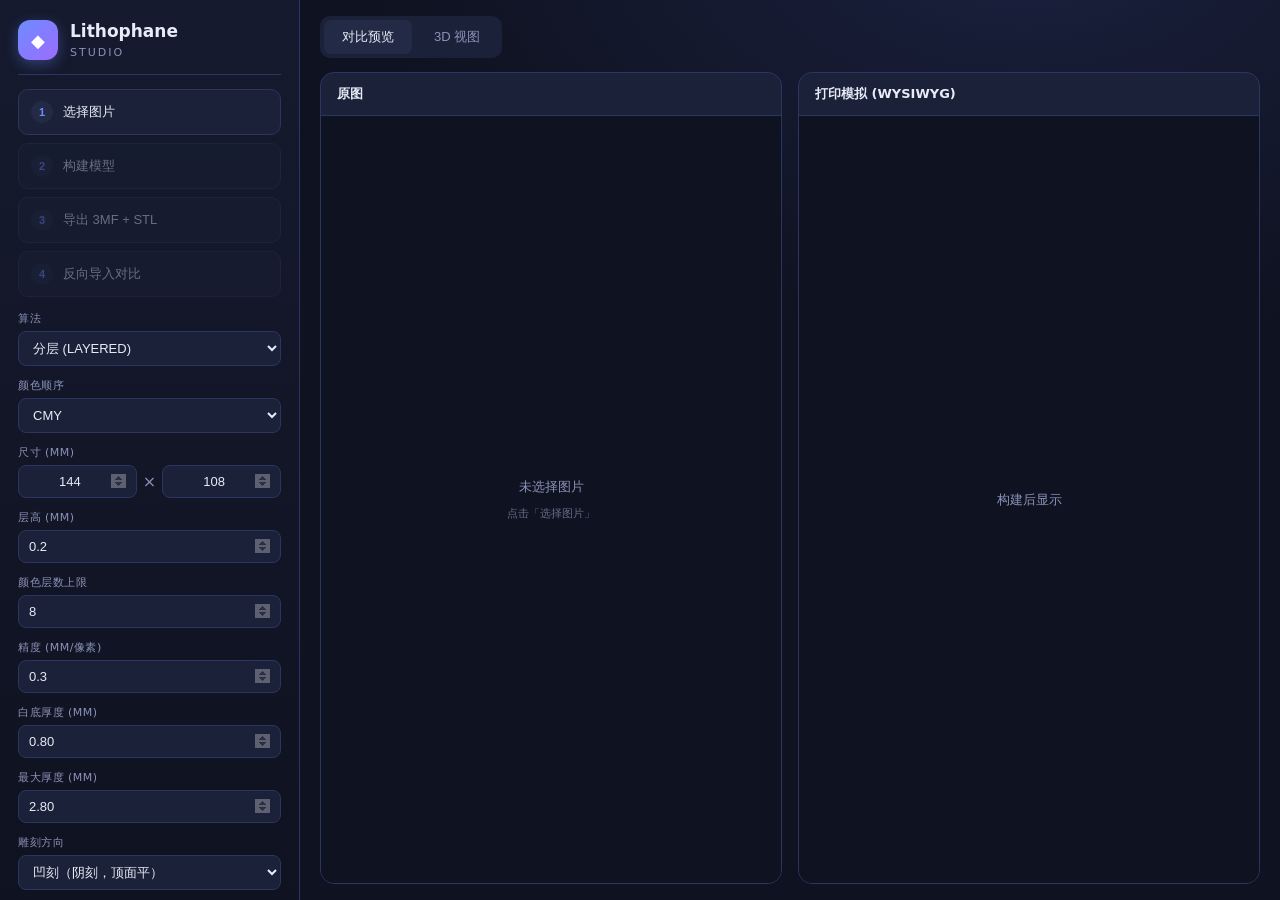
<file: prototype/litho_web/index.html>
<!DOCTYPE html>
<html lang="zh">
<head>
<meta charset="UTF-8">
<meta name="viewport" content="width=device-width, initial-scale=1.0">
<title>Lithophane Studio</title>
<link rel="stylesheet" href="style.css">
</head>
<body>
  <!-- ===== Sidebar ===== -->
  <aside class="sidebar">
    <div class="brand">
      <div class="logo">◆</div>
      <div>
        <h1>Lithophane</h1>
        <span>Studio</span>
      </div>
    </div>

    <nav class="steps">
      <button class="step" data-step="1" onclick="window.pickImage()">
        <span class="step-num">1</span> 选择图片
      </button>
      <button class="step" data-step="2" onclick="window.build()" id="btn-build" disabled>
        <span class="step-num">2</span> 构建模型
      </button>
      <button class="step" data-step="3" onclick="window.exportAll()" id="btn-export" disabled>
        <span class="step-num">3</span> 导出 3MF + STL
      </button>
      <button class="step" data-step="4" onclick="window.reverseImport()" id="btn-reverse" disabled>
        <span class="step-num">4</span> 反向导入对比
      </button>
    </nav>

    <div class="params">
      <div class="param-group">
        <label>算法</label>
        <select id="mode" onchange="window.onModeChange()">
          <option value="greyscale">灰度浮雕</option>
          <option value="layered" selected>分层 (LAYERED)</option>
          <option value="interleaved">交错 (INTERLEAVED)</option>
          <option value="stacked">叠柱 (STACKED)</option>
          <option value="overlap">重叠 (OVERLAP)</option>
          <option value="bambu">Bambu 复刻 (BAMBU)</option>
        </select>
      </div>
      <div class="param-group">
        <label>颜色顺序</label>
        <select id="order" onchange="window.onParamChange()">
          <option value="CMY" selected>CMY</option>
          <option value="CYM">CYM</option>
          <option value="MCY">MCY</option>
          <option value="MYC">MYC</option>
          <option value="YMC">YMC</option>
          <option value="YCM">YCM</option>
          <option value="MIXED">MIXED</option>
        </select>
      </div>

      <div class="param-group">
        <label>尺寸 (mm)</label>
        <div class="row2">
          <input type="number" id="width" value="144" min="10" max="3000">
          <span class="x">×</span>
          <input type="number" id="height" value="108" min="10" max="3000">
        </div>
      </div>
      <div class="param-group">
        <label>层高 (mm)</label>
        <input type="number" id="layerh" value="0.2" step="0.02" min="0.02" max="0.5">
      </div>
      <div class="param-group">
        <label>颜色层数上限</label>
        <input type="number" id="layers" value="8" min="1" max="30">
      </div>
      <div class="param-group">
        <label>精度 (mm/像素)</label>
        <input type="number" id="pitch" value="0.3" step="0.05" min="0.02" max="2">
      </div>
      <div class="param-group">
        <label>白底厚度 (mm)</label>
        <input type="number" id="dwhite" value="0.80" step="0.05" min="0" max="3">
      </div>
      <div class="param-group">
        <label>最大厚度 (mm)</label>
        <input type="number" id="maxthick" value="2.80" step="0.1" min="0.5" max="4">
      </div>
      <div class="param-group">
        <label>雕刻方向</label>
        <select id="carve">
          <option value="concave" selected>凹刻（阴刻，顶面平）</option>
          <option value="convex">凸刻（阳刻，顶面起）</option>
        </select>
      </div>
      <div class="param-group">
        <label>锐化强度</label>
        <input type="number" id="sharpen" value="2.00" step="0.1" min="0" max="2">
      </div>
      <div class="param-group">
        <label>对比度增强</label>
        <input type="number" id="contrast" value="1.50" step="0.05" min="1" max="2">
      </div>
      <div class="param-group" id="tonemap-group" style="display:none">
        <label>自适应厚度（Bambu 模式）</label>
        <select id="tonemap">
          <option value="1" selected>均衡映射 — 层次最大化（推荐）</option>
          <option value="0">关闭 — 逐像素色卡求解</option>
        </select>
      </div>

      <div class="param-group">
        <label>TD 选择性（主通道）</label>
        <div class="td-row"><span class="td-c">C</span><input type="number" id="tdc" value="0.5" step="0.05" min="0.05" max="2"></div>
        <div class="td-row"><span class="td-m">M</span><input type="number" id="tdm" value="0.5" step="0.05" min="0.05" max="2"></div>
        <div class="td-row"><span class="td-y">Y</span><input type="number" id="tdy" value="0.5" step="0.05" min="0.05" max="2"></div>
      </div>

      <div class="param-group">
        <label>导出格式</label>
        <select id="fmt">
          <option value="3MF">3MF（组合体）</option>
          <option value="STL">STL（5 个文件）</option>
          <option value="BOTH">3MF + STL</option>
        </select>
      </div>
    </div>

    <div class="status" id="status">就绪</div>
  </aside>

  <!-- ===== Main ===== -->
  <main class="main">
    <div class="toolbar">
      <div class="tabs">
        <button class="tab active" data-tab="compare">对比预览</button>
        <button class="tab" data-tab="view3d">3D 视图</button>
      </div>
      <div class="stats" id="stats"></div>
    </div>

    <!-- Compare tab -->
    <section class="tab-content active" id="tab-compare">
      <div class="compare-grid">
        <div class="card">
          <div class="card-title">原图</div>
          <div class="card-body" id="orig-preview">
            <div class="placeholder">未选择图片<br><small>点击「选择图片」</small></div>
          </div>
        </div>
        <div class="card">
          <div class="card-title">打印模拟 (WYSIWYG)</div>
          <div class="card-body" id="reached-preview">
            <div class="placeholder">构建后显示</div>
          </div>
        </div>
      </div>
    </section>

    <!-- 3D tab -->
    <section class="tab-content" id="tab-view3d">
      <div class="card card-3d">
        <div class="card-title">
          3D 视图
          <span class="hint">左键旋转 · 滚轮缩放 · 右键平移</span>
        </div>
        <div class="layer-legend">
          <label class="lg lg-w"><input type="checkbox" checked onchange="toggleLayer('W', this.checked)"> W 底</label>
          <label class="lg lg-c"><input type="checkbox" checked onchange="toggleLayer('C', this.checked)"> C 青</label>
          <label class="lg lg-m"><input type="checkbox" checked onchange="toggleLayer('M', this.checked)"> M 品</label>
          <label class="lg lg-y"><input type="checkbox" checked onchange="toggleLayer('Y', this.checked)"> Y 黄</label>
          <label class="lg lg-t"><input type="checkbox" checked onchange="toggleLayer('top', this.checked)"> top 白</label>
        </div>
        <div class="card-body card-3d-body">
          <div id="three-container"></div>
        </div>
      </div>
    </section>
  </main>

  <script src="three.min.js"></script>
  <script src="app.js"></script>
</body>
</html>
</file>
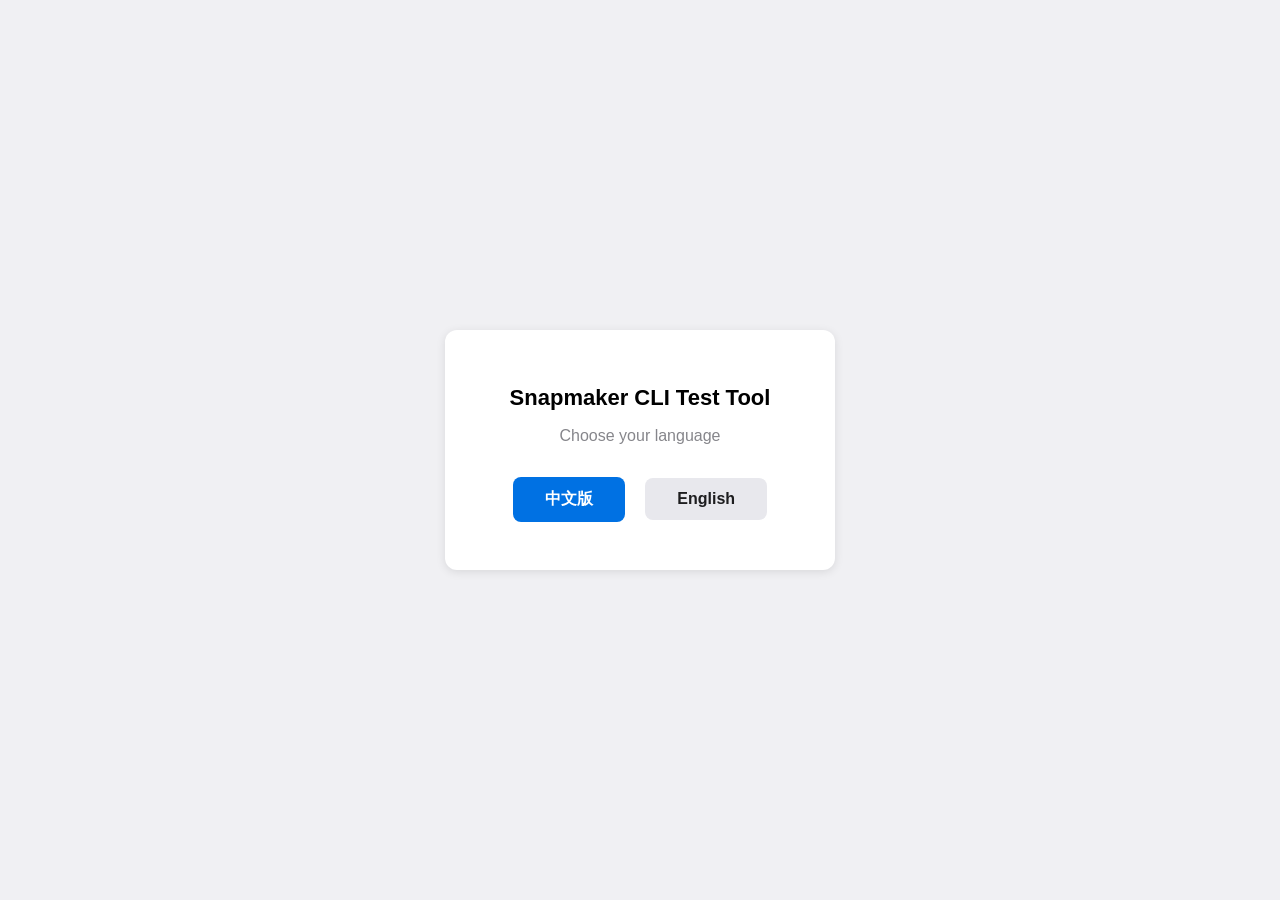
<file: tools/cli_test_tool/guide.html>
<!DOCTYPE html>
<html>
<head>
<meta charset="utf-8">
<title>Snapmaker CLI Test Tool - Guide</title>
<style>
body{font-family:-apple-system,'Segoe UI',Roboto,sans-serif;background:#f0f0f3;display:flex;align-items:center;justify-content:center;min-height:100vh;margin:0}
.card{background:#fff;border-radius:12px;padding:40px 60px;text-align:center;box-shadow:0 2px 10px rgba(0,0,0,.1)}
h1{font-size:22px;margin-bottom:8px}
p{color:#86868b;margin-bottom:24px}
.btn{display:inline-block;padding:12px 32px;margin:8px;border-radius:8px;font-size:16px;font-weight:600;text-decoration:none}
.btn-zh{background:#0071e3;color:#fff}
.btn-en{background:#e8e8ed;color:#1d1d1f}
</style>
</head>
<body>
<div class="card">
<h1>Snapmaker CLI Test Tool</h1>
<p>Choose your language</p>
<a class="btn btn-zh" href="guide_zh.html">&#20013;&#25991;&#29256;</a>
<a class="btn btn-en" href="guide_en.html">English</a>
</div>
</body>
</html>
</file>
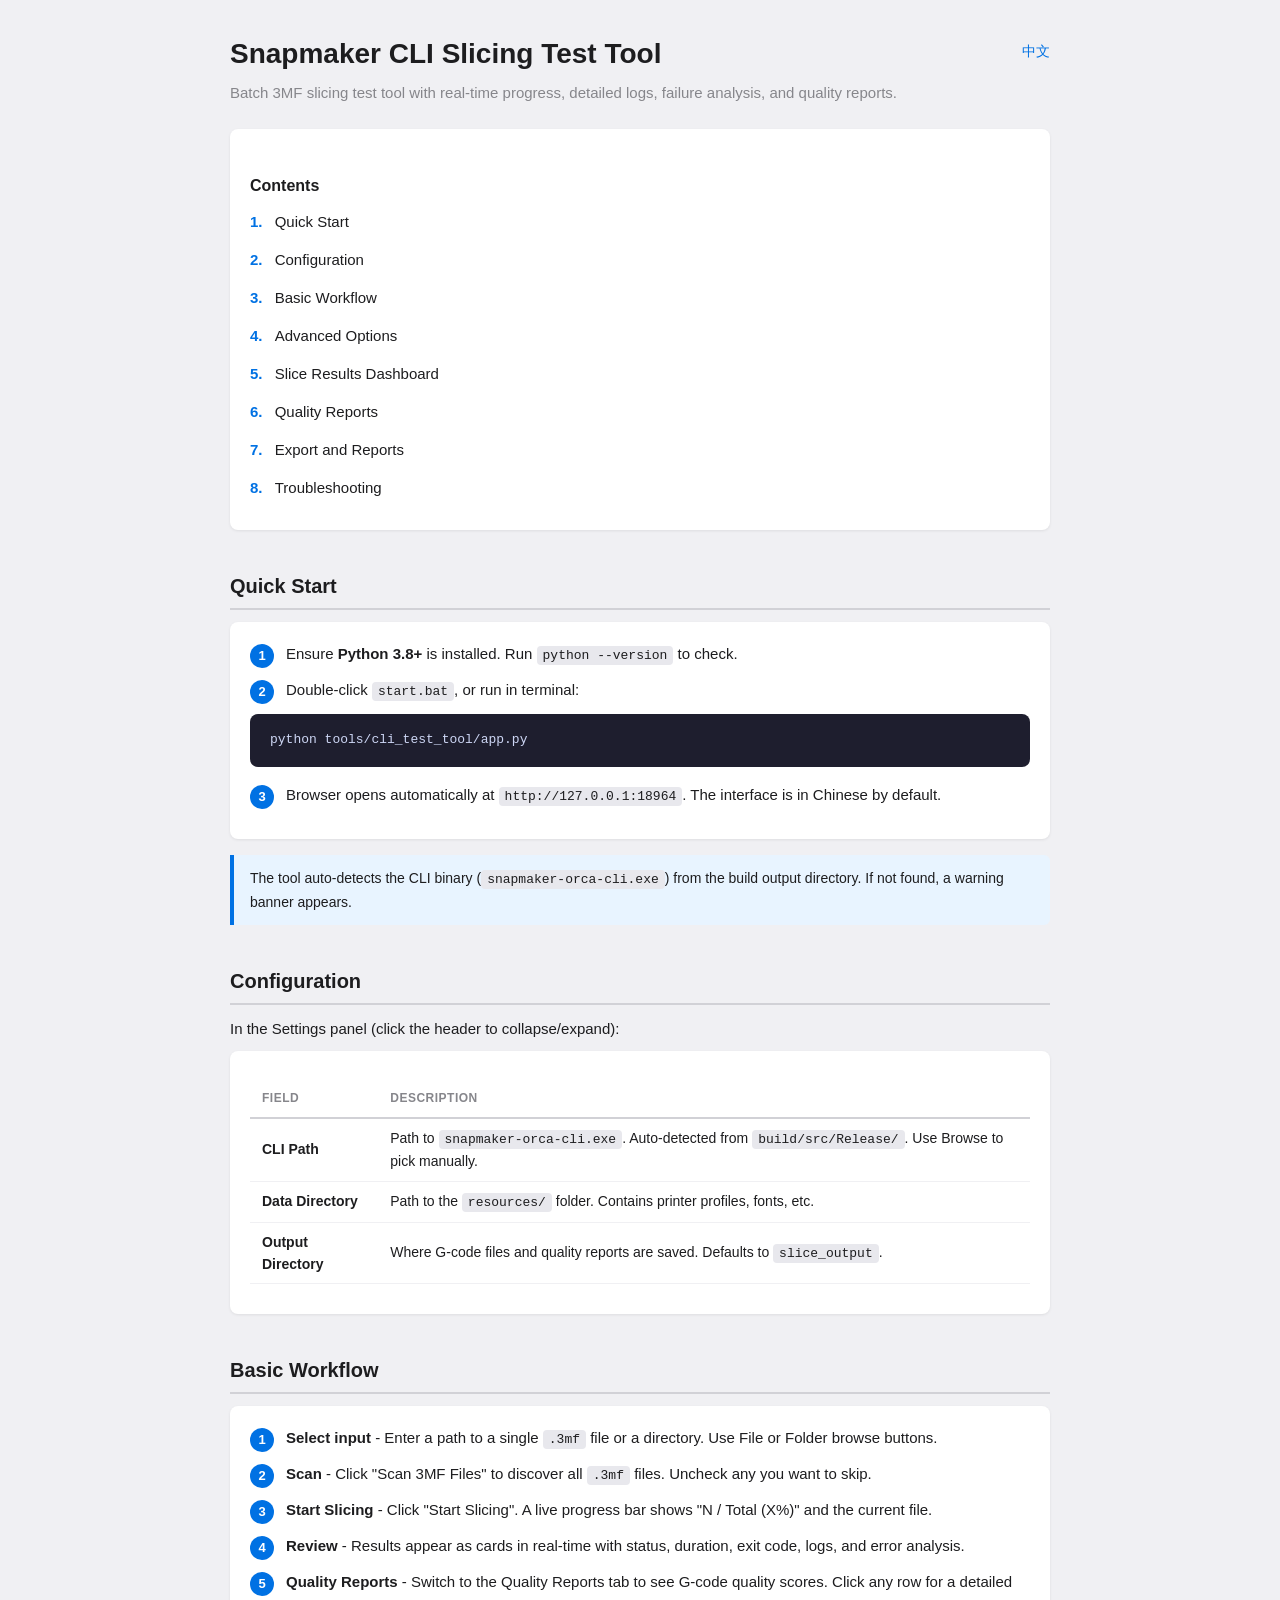
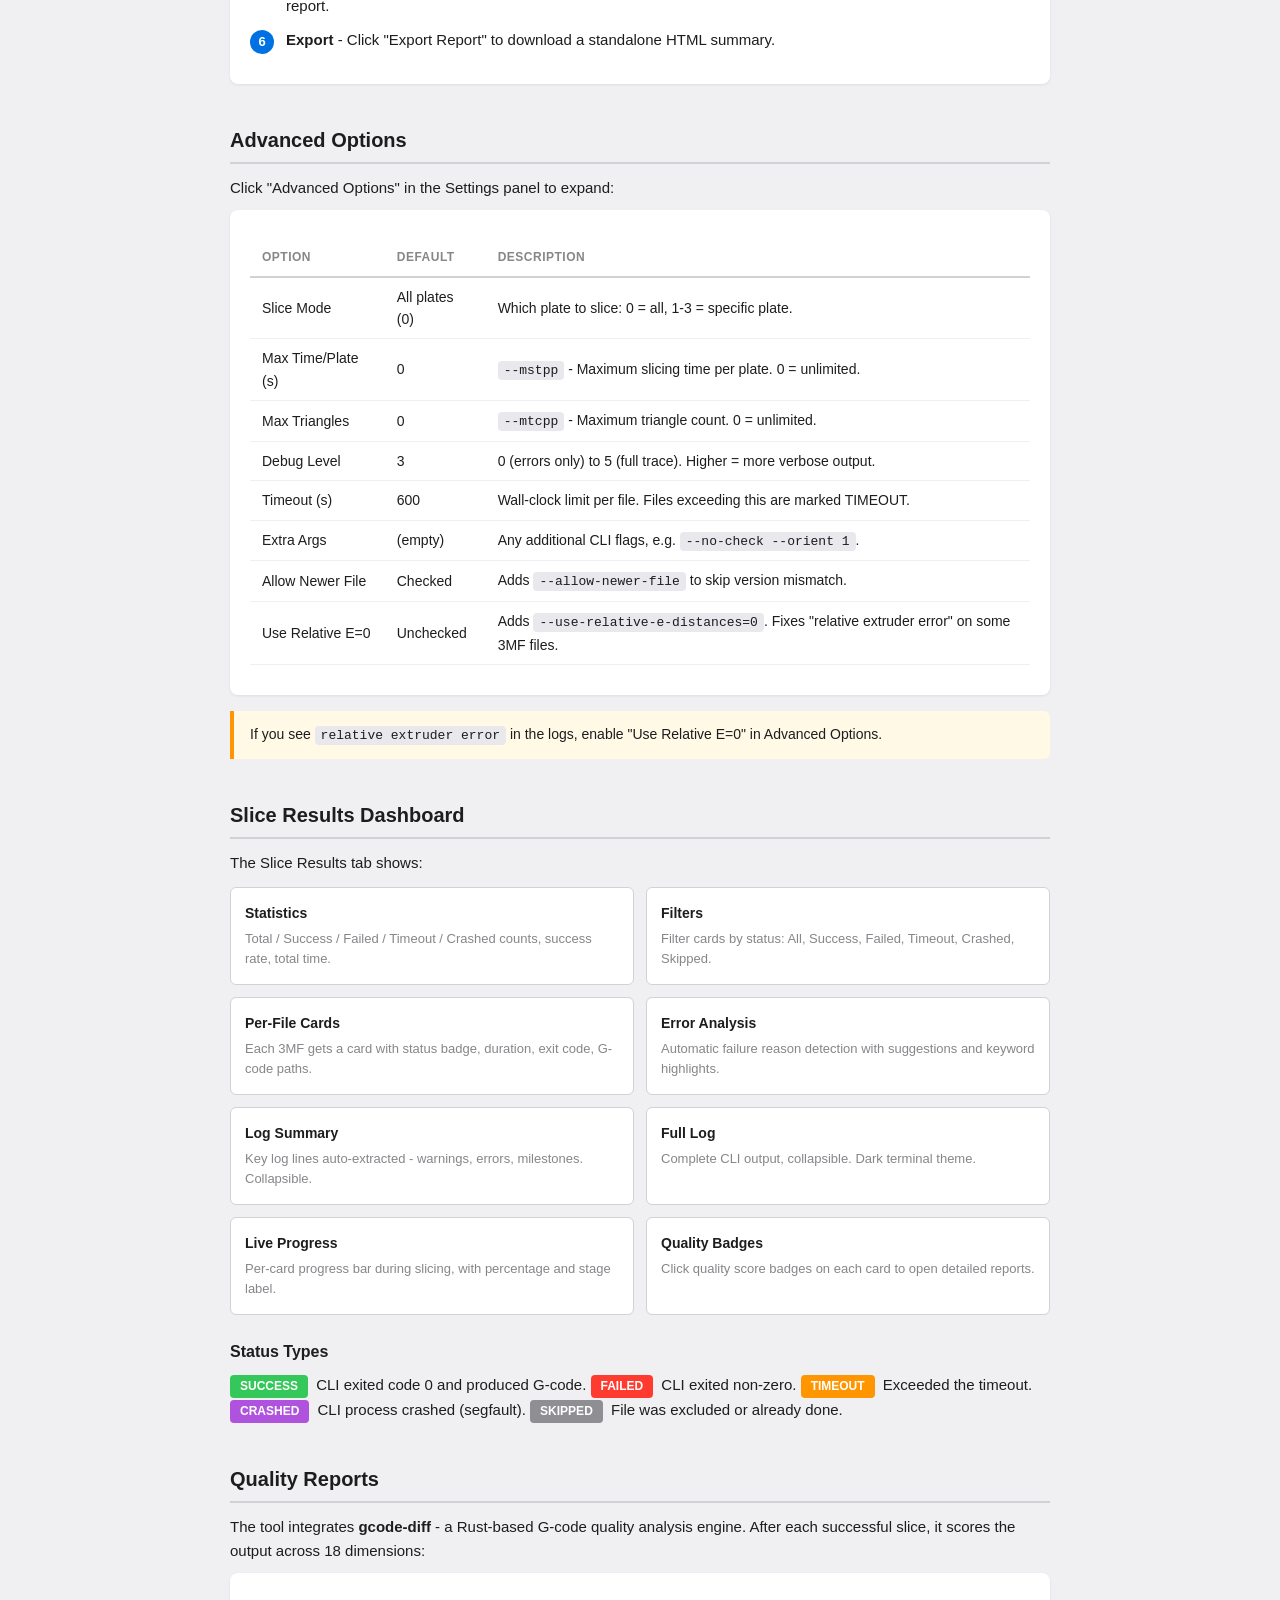
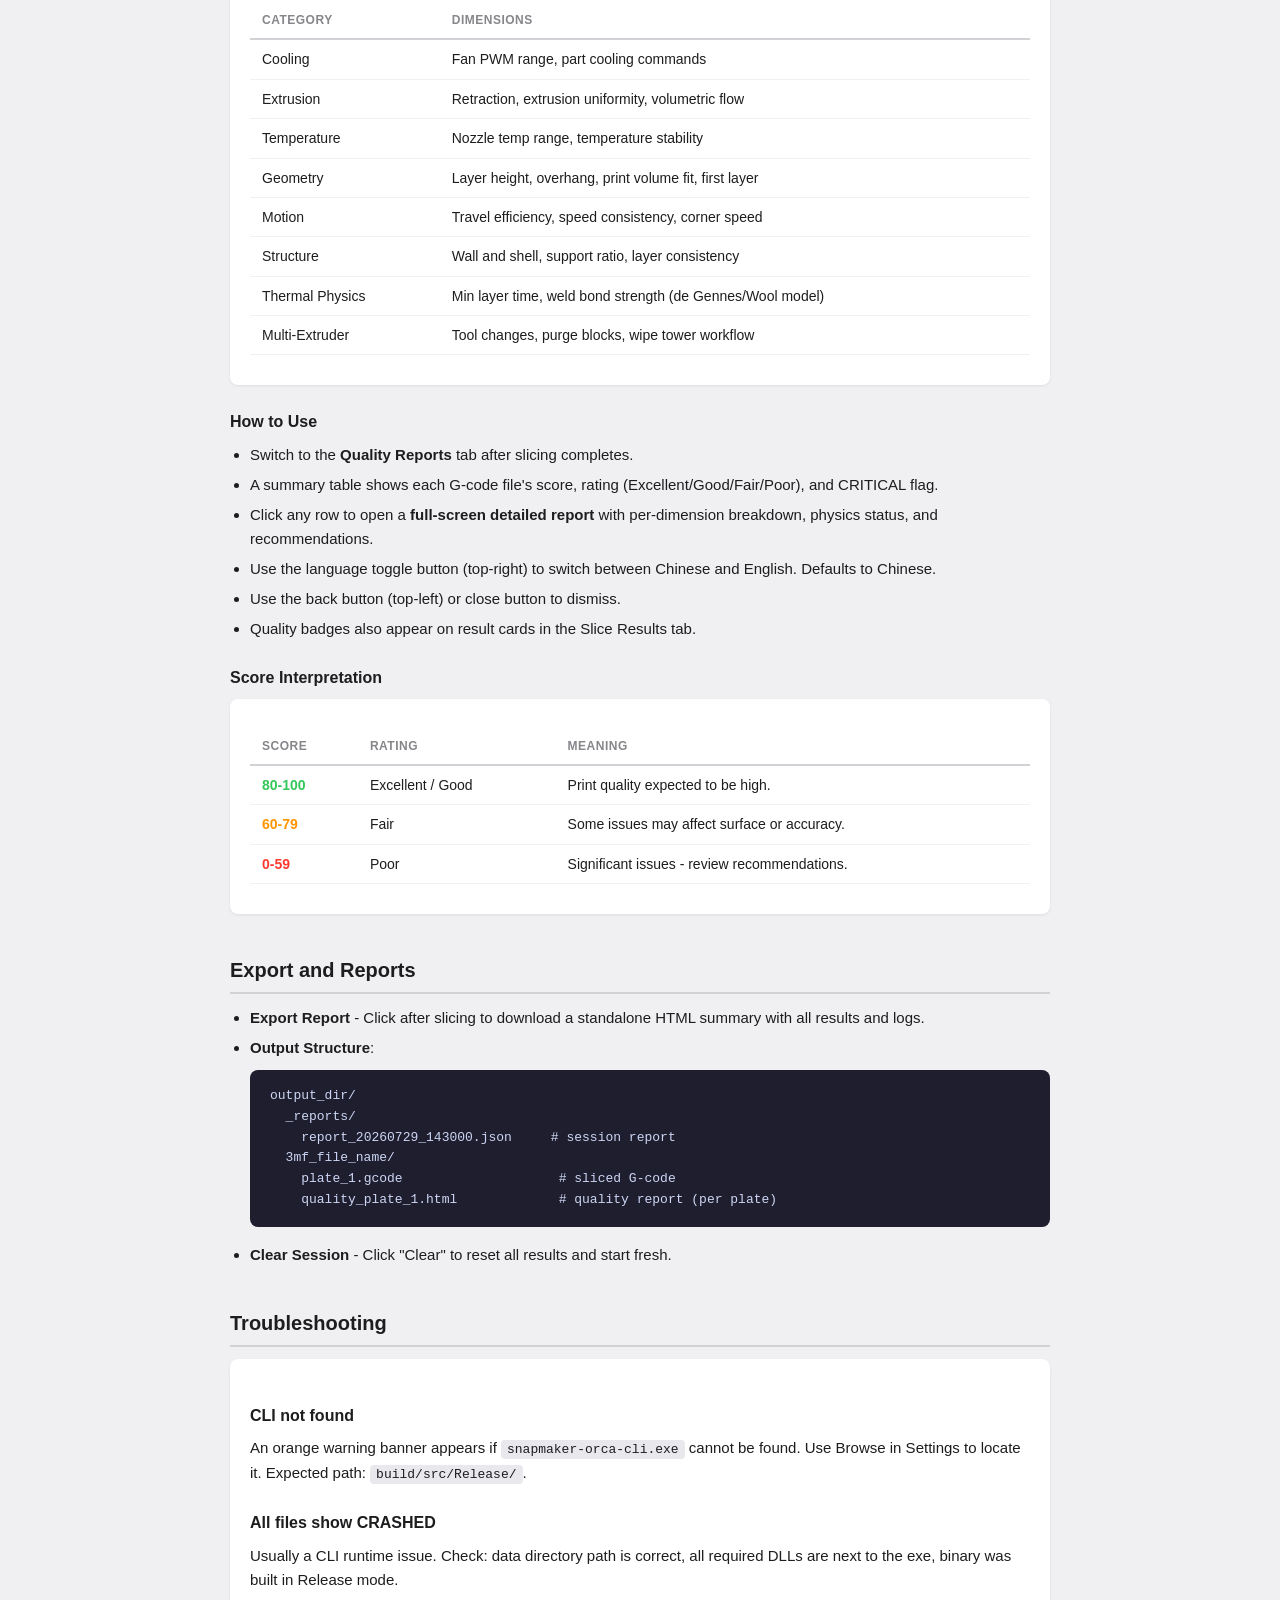
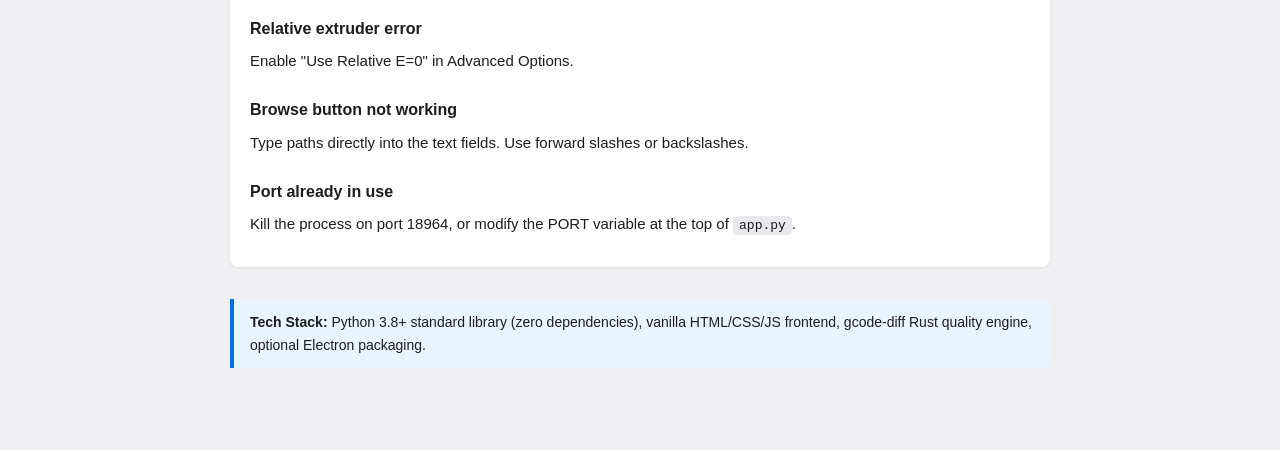
<file: tools/cli_test_tool/guide_en.html>
<!DOCTYPE html>
<html lang="zh-CN">
<head>
<meta charset="utf-8">
<meta name="viewport" content="width=device-width, initial-scale=1">
<title>Snapmaker CLI Slicing Test Tool - User Guide</title>
<style>
:root{--bg:#f0f0f3;--surface:#fff;--border:#d1d1d6;--primary:#0071e3;--text:#1d1d1f;--text2:#86868b;--code-bg:#1e1e2e;--code-text:#cdd6f4;--r:8px}
*{box-sizing:border-box;margin:0;padding:0}
body{font-family:-apple-system,'Segoe UI',Roboto,sans-serif;background:var(--bg);color:var(--text);line-height:1.6;font-size:15px}
.container{max-width:860px;margin:0 auto;padding:32px 20px 80px}
h1{font-size:28px;font-weight:700;margin-bottom:4px}
h2{font-size:20px;font-weight:700;margin-top:40px;margin-bottom:12px;padding-bottom:6px;border-bottom:2px solid var(--border)}
h3{font-size:16px;font-weight:600;margin-top:24px;margin-bottom:8px}
p{margin-bottom:10px}
.subtitle{color:var(--text2);font-size:15px;margin-bottom:24px}
code{font-family:'Cascadia Code','Consolas',monospace;background:#e8e8ed;padding:2px 6px;border-radius:4px;font-size:13px}
.code-block{background:var(--code-bg);color:var(--code-text);border-radius:var(--r);padding:16px 20px;font-family:'Cascadia Code','Consolas',monospace;font-size:13px;line-height:1.6;overflow-x:auto;margin:10px 0 16px;white-space:pre-wrap}
.card{background:var(--surface);border-radius:var(--r);box-shadow:0 1px 3px rgba(0,0,0,.08);padding:20px;margin-bottom:16px}
.toc{background:var(--surface);border-radius:var(--r);box-shadow:0 1px 3px rgba(0,0,0,.08);padding:20px;margin-bottom:32px}
.toc ol{list-style:none;counter-reset:toc}
.toc li{counter-increment:toc;padding:4px 0}
.toc li::before{content:counter(toc) ". ";font-weight:700;color:var(--primary);margin-right:8px}
.toc a{color:var(--text);text-decoration:none}
.toc a:hover{color:var(--primary)}
.badge{display:inline-block;padding:2px 10px;border-radius:4px;font-size:12px;font-weight:600;color:#fff;margin-right:4px}
.badge-s{background:#34c759}.badge-f{background:#ff3b30}.badge-t{background:#ff9500}.badge-c{background:#af52de}.badge-k{background:#8e8e93}
ul{margin-left:20px;margin-bottom:12px}
li{margin-bottom:6px}
.note{background:#e8f4ff;border-left:4px solid var(--primary);padding:12px 16px;border-radius:0 6px 6px 0;margin:12px 0;font-size:14px}
.warn{background:#fff9e6;border-left:4px solid #ff9500;padding:12px 16px;border-radius:0 6px 6px 0;margin:12px 0;font-size:14px}
.feature-grid{display:grid;grid-template-columns:1fr 1fr;gap:12px;margin:12px 0}
.feature-item{background:var(--surface);border-radius:6px;padding:14px;border:1px solid var(--border)}
.feature-item h4{font-size:14px;margin-bottom:4px}
.feature-item p{font-size:13px;color:var(--text2);margin:0}
table{width:100%;border-collapse:collapse;margin:10px 0}
th{padding:8px 12px;text-align:left;font-size:12px;text-transform:uppercase;letter-spacing:.5px;color:var(--text2);border-bottom:2px solid var(--border)}
td{padding:8px 12px;font-size:14px;border-bottom:1px solid #f0f0f3}
.step{display:flex;gap:12px;align-items:flex-start;margin-bottom:10px}
.step-num{background:var(--primary);color:#fff;width:24px;height:24px;border-radius:50%;display:flex;align-items:center;justify-content:center;font-size:13px;font-weight:700;flex-shrink:0;margin-top:2px}
.step-content{flex:1}
.step-content p{margin:0}
.lang-link{float:right;font-size:14px;color:var(--primary);text-decoration:none;margin-top:8px}
</style>
</head>
<body>
<div class="container">
<a class="lang-link" href="guide_zh.html">中文</a>
<h1>Snapmaker CLI Slicing Test Tool</h1>
<p class="subtitle">Batch 3MF slicing test tool with real-time progress, detailed logs, failure analysis, and quality reports.</p>

<div class="toc">
<h3>Contents</h3>
<ol>
<li><a href="#quick-start">Quick Start</a></li>
<li><a href="#config">Configuration</a></li>
<li><a href="#workflow">Basic Workflow</a></li>
<li><a href="#advanced">Advanced Options</a></li>
<li><a href="#results">Slice Results Dashboard</a></li>
<li><a href="#quality">Quality Reports</a></li>
<li><a href="#export">Export and Reports</a></li>
<li><a href="#troubleshoot">Troubleshooting</a></li>
</ol>
</div>

<h2 id="quick-start">Quick Start</h2>
<div class="card">
<div class="step"><div class="step-num">1</div><div class="step-content"><p>Ensure <strong>Python 3.8+</strong> is installed. Run <code>python --version</code> to check.</p></div></div>
<div class="step"><div class="step-num">2</div><div class="step-content"><p>Double-click <code>start.bat</code>, or run in terminal:</p></div></div>
<div class="code-block">python tools/cli_test_tool/app.py</div>
<div class="step"><div class="step-num">3</div><div class="step-content"><p>Browser opens automatically at <code>http://127.0.0.1:18964</code>. The interface is in Chinese by default.</p></div></div>
</div>
<div class="note">The tool auto-detects the CLI binary (<code>snapmaker-orca-cli.exe</code>) from the build output directory. If not found, a warning banner appears.</div>

<h2 id="config">Configuration</h2>
<p>In the Settings panel (click the header to collapse/expand):</p>
<div class="card">
<table>
<tr><th>Field</th><th>Description</th></tr>
<tr><td><strong>CLI Path</strong></td><td>Path to <code>snapmaker-orca-cli.exe</code>. Auto-detected from <code>build/src/Release/</code>. Use Browse to pick manually.</td></tr>
<tr><td><strong>Data Directory</strong></td><td>Path to the <code>resources/</code> folder. Contains printer profiles, fonts, etc.</td></tr>
<tr><td><strong>Output Directory</strong></td><td>Where G-code files and quality reports are saved. Defaults to <code>slice_output</code>.</td></tr>
</table>
</div>

<h2 id="workflow">Basic Workflow</h2>
<div class="card">
<div class="step"><div class="step-num">1</div><div class="step-content"><p><strong>Select input</strong> - Enter a path to a single <code>.3mf</code> file or a directory. Use File or Folder browse buttons.</p></div></div>
<div class="step"><div class="step-num">2</div><div class="step-content"><p><strong>Scan</strong> - Click "Scan 3MF Files" to discover all <code>.3mf</code> files. Uncheck any you want to skip.</p></div></div>
<div class="step"><div class="step-num">3</div><div class="step-content"><p><strong>Start Slicing</strong> - Click "Start Slicing". A live progress bar shows "N / Total (X%)" and the current file.</p></div></div>
<div class="step"><div class="step-num">4</div><div class="step-content"><p><strong>Review</strong> - Results appear as cards in real-time with status, duration, exit code, logs, and error analysis.</p></div></div>
<div class="step"><div class="step-num">5</div><div class="step-content"><p><strong>Quality Reports</strong> - Switch to the Quality Reports tab to see G-code quality scores. Click any row for a detailed report.</p></div></div>
<div class="step"><div class="step-num">6</div><div class="step-content"><p><strong>Export</strong> - Click "Export Report" to download a standalone HTML summary.</p></div></div>
</div>

<h2 id="advanced">Advanced Options</h2>
<p>Click "Advanced Options" in the Settings panel to expand:</p>
<div class="card">
<table>
<tr><th>Option</th><th>Default</th><th>Description</th></tr>
<tr><td>Slice Mode</td><td>All plates (0)</td><td>Which plate to slice: 0 = all, 1-3 = specific plate.</td></tr>
<tr><td>Max Time/Plate (s)</td><td>0</td><td><code>--mstpp</code> - Maximum slicing time per plate. 0 = unlimited.</td></tr>
<tr><td>Max Triangles</td><td>0</td><td><code>--mtcpp</code> - Maximum triangle count. 0 = unlimited.</td></tr>
<tr><td>Debug Level</td><td>3</td><td>0 (errors only) to 5 (full trace). Higher = more verbose output.</td></tr>
<tr><td>Timeout (s)</td><td>600</td><td>Wall-clock limit per file. Files exceeding this are marked TIMEOUT.</td></tr>
<tr><td>Extra Args</td><td>(empty)</td><td>Any additional CLI flags, e.g. <code>--no-check --orient 1</code>.</td></tr>
<tr><td>Allow Newer File</td><td>Checked</td><td>Adds <code>--allow-newer-file</code> to skip version mismatch.</td></tr>
<tr><td>Use Relative E=0</td><td>Unchecked</td><td>Adds <code>--use-relative-e-distances=0</code>. Fixes "relative extruder error" on some 3MF files.</td></tr>
</table>
</div>
<div class="warn">If you see <code>relative extruder error</code> in the logs, enable "Use Relative E=0" in Advanced Options.</div>

<h2 id="results">Slice Results Dashboard</h2>
<p>The Slice Results tab shows:</p>
<div class="feature-grid">
<div class="feature-item"><h4>Statistics</h4><p>Total / Success / Failed / Timeout / Crashed counts, success rate, total time.</p></div>
<div class="feature-item"><h4>Filters</h4><p>Filter cards by status: All, Success, Failed, Timeout, Crashed, Skipped.</p></div>
<div class="feature-item"><h4>Per-File Cards</h4><p>Each 3MF gets a card with status badge, duration, exit code, G-code paths.</p></div>
<div class="feature-item"><h4>Error Analysis</h4><p>Automatic failure reason detection with suggestions and keyword highlights.</p></div>
<div class="feature-item"><h4>Log Summary</h4><p>Key log lines auto-extracted - warnings, errors, milestones. Collapsible.</p></div>
<div class="feature-item"><h4>Full Log</h4><p>Complete CLI output, collapsible. Dark terminal theme.</p></div>
<div class="feature-item"><h4>Live Progress</h4><p>Per-card progress bar during slicing, with percentage and stage label.</p></div>
<div class="feature-item"><h4>Quality Badges</h4><p>Click quality score badges on each card to open detailed reports.</p></div>
</div>

<h3>Status Types</h3>
<p>
<span class="badge badge-s">SUCCESS</span> CLI exited code 0 and produced G-code.
<span class="badge badge-f">FAILED</span> CLI exited non-zero.
<span class="badge badge-t">TIMEOUT</span> Exceeded the timeout.
<span class="badge badge-c">CRASHED</span> CLI process crashed (segfault).
<span class="badge badge-k">SKIPPED</span> File was excluded or already done.
</p>

<h2 id="quality">Quality Reports</h2>
<p>The tool integrates <strong>gcode-diff</strong> - a Rust-based G-code quality analysis engine. After each successful slice, it scores the output across 18 dimensions:</p>
<div class="card">
<table>
<tr><th>Category</th><th>Dimensions</th></tr>
<tr><td>Cooling</td><td>Fan PWM range, part cooling commands</td></tr>
<tr><td>Extrusion</td><td>Retraction, extrusion uniformity, volumetric flow</td></tr>
<tr><td>Temperature</td><td>Nozzle temp range, temperature stability</td></tr>
<tr><td>Geometry</td><td>Layer height, overhang, print volume fit, first layer</td></tr>
<tr><td>Motion</td><td>Travel efficiency, speed consistency, corner speed</td></tr>
<tr><td>Structure</td><td>Wall and shell, support ratio, layer consistency</td></tr>
<tr><td>Thermal Physics</td><td>Min layer time, weld bond strength (de Gennes/Wool model)</td></tr>
<tr><td>Multi-Extruder</td><td>Tool changes, purge blocks, wipe tower workflow</td></tr>
</table>
</div>

<h3>How to Use</h3>
<ul>
<li>Switch to the <strong>Quality Reports</strong> tab after slicing completes.</li>
<li>A summary table shows each G-code file's score, rating (Excellent/Good/Fair/Poor), and CRITICAL flag.</li>
<li>Click any row to open a <strong>full-screen detailed report</strong> with per-dimension breakdown, physics status, and recommendations.</li>
<li>Use the language toggle button (top-right) to switch between Chinese and English. Defaults to Chinese.</li>
<li>Use the back button (top-left) or close button to dismiss.</li>
<li>Quality badges also appear on result cards in the Slice Results tab.</li>
</ul>

<h3>Score Interpretation</h3>
<div class="card">
<table>
<tr><th>Score</th><th>Rating</th><th>Meaning</th></tr>
<tr><td style="color:#34c759;font-weight:700">80-100</td><td>Excellent / Good</td><td>Print quality expected to be high.</td></tr>
<tr><td style="color:#ff9500;font-weight:700">60-79</td><td>Fair</td><td>Some issues may affect surface or accuracy.</td></tr>
<tr><td style="color:#ff3b30;font-weight:700">0-59</td><td>Poor</td><td>Significant issues - review recommendations.</td></tr>
</table>
</div>

<h2 id="export">Export and Reports</h2>
<ul>
<li><strong>Export Report</strong> - Click after slicing to download a standalone HTML summary with all results and logs.</li>
<li><strong>Output Structure</strong>:
<div class="code-block">output_dir/
  _reports/
    report_20260729_143000.json     # session report
  3mf_file_name/
    plate_1.gcode                    # sliced G-code
    quality_plate_1.html             # quality report (per plate)</div>
</li>
<li><strong>Clear Session</strong> - Click "Clear" to reset all results and start fresh.</li>
</ul>

<h2 id="troubleshoot">Troubleshooting</h2>
<div class="card">
<h3>CLI not found</h3>
<p>An orange warning banner appears if <code>snapmaker-orca-cli.exe</code> cannot be found. Use Browse in Settings to locate it. Expected path: <code>build/src/Release/</code>.</p>
<h3>All files show CRASHED</h3>
<p>Usually a CLI runtime issue. Check: data directory path is correct, all required DLLs are next to the exe, binary was built in Release mode.</p>
<h3>Relative extruder error</h3>
<p>Enable "Use Relative E=0" in Advanced Options.</p>
<h3>Browse button not working</h3>
<p>Type paths directly into the text fields. Use forward slashes or backslashes.</p>
<h3>Port already in use</h3>
<p>Kill the process on port 18964, or modify the PORT variable at the top of <code>app.py</code>.</p>
</div>

<div class="note" style="margin-top:32px">
<strong>Tech Stack:</strong> Python 3.8+ standard library (zero dependencies), vanilla HTML/CSS/JS frontend, gcode-diff Rust quality engine, optional Electron packaging.
</div>

</div>
</body>
</html>
</file>
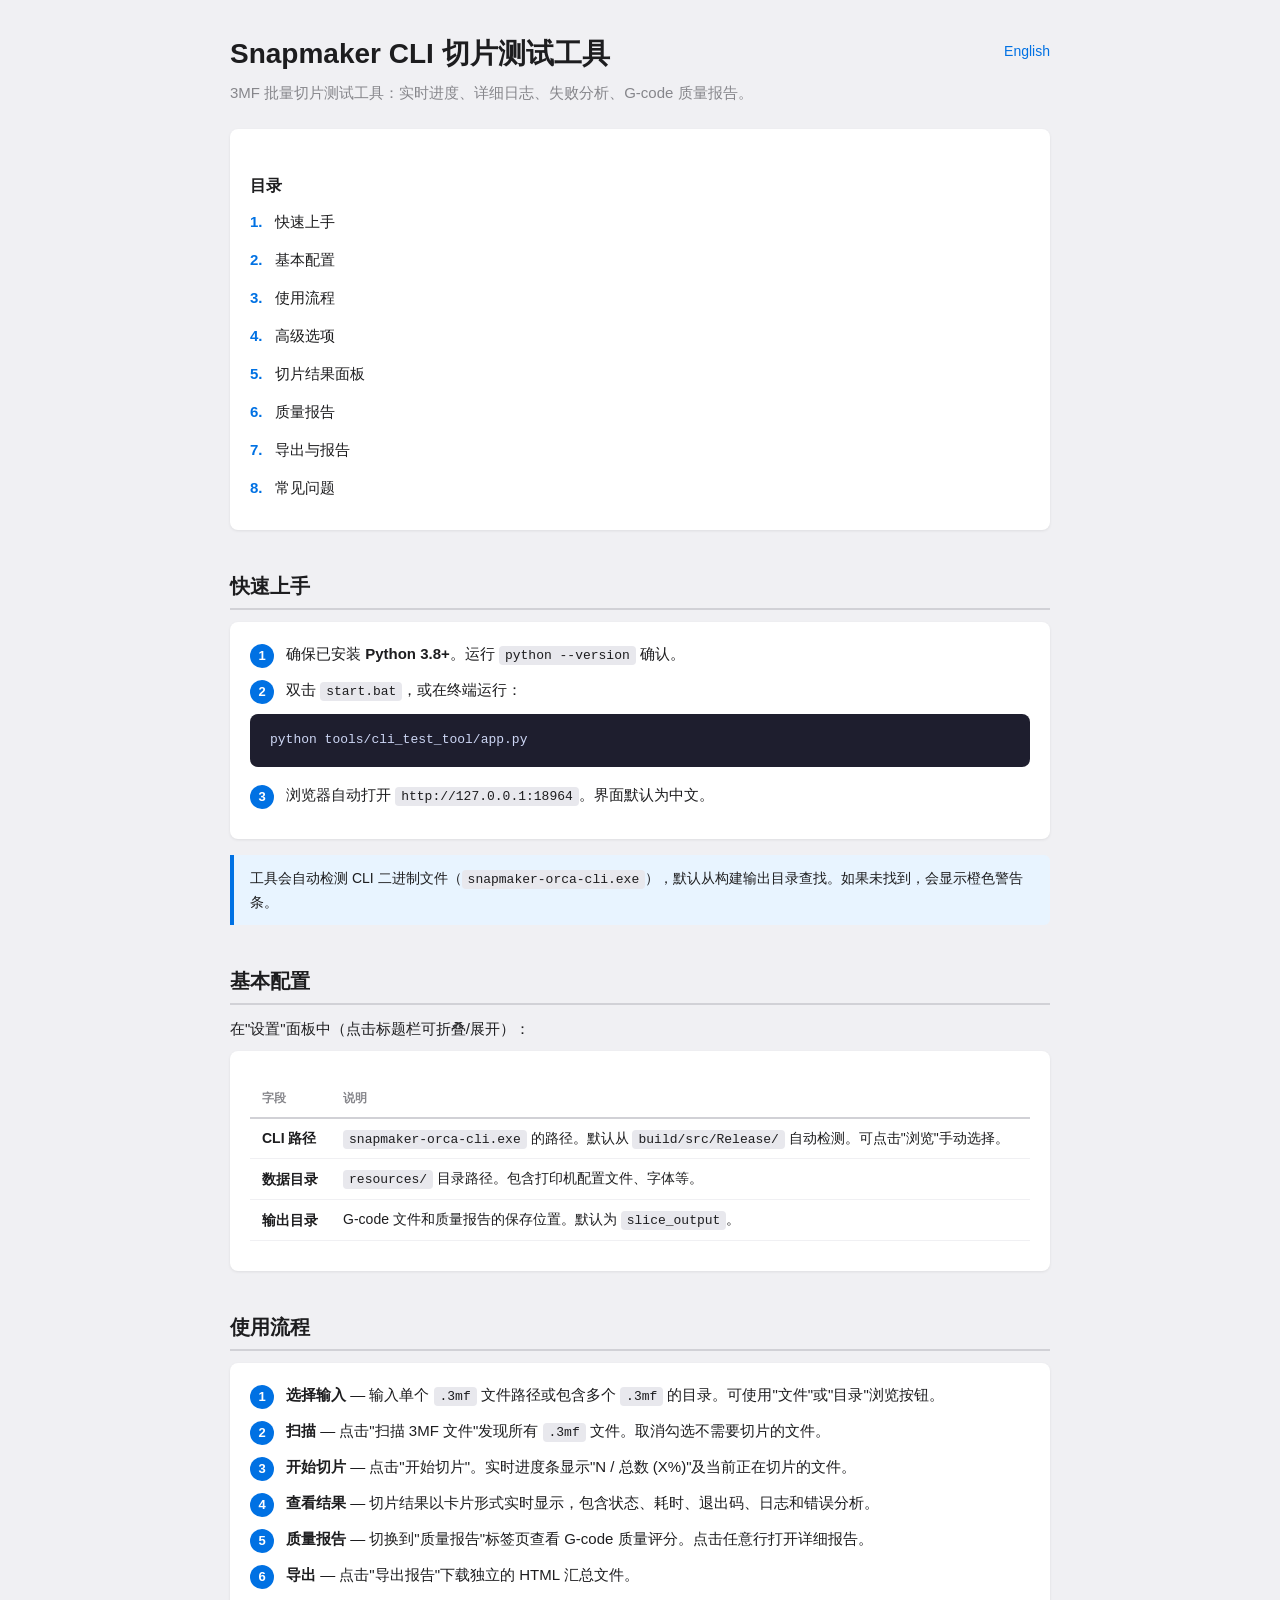
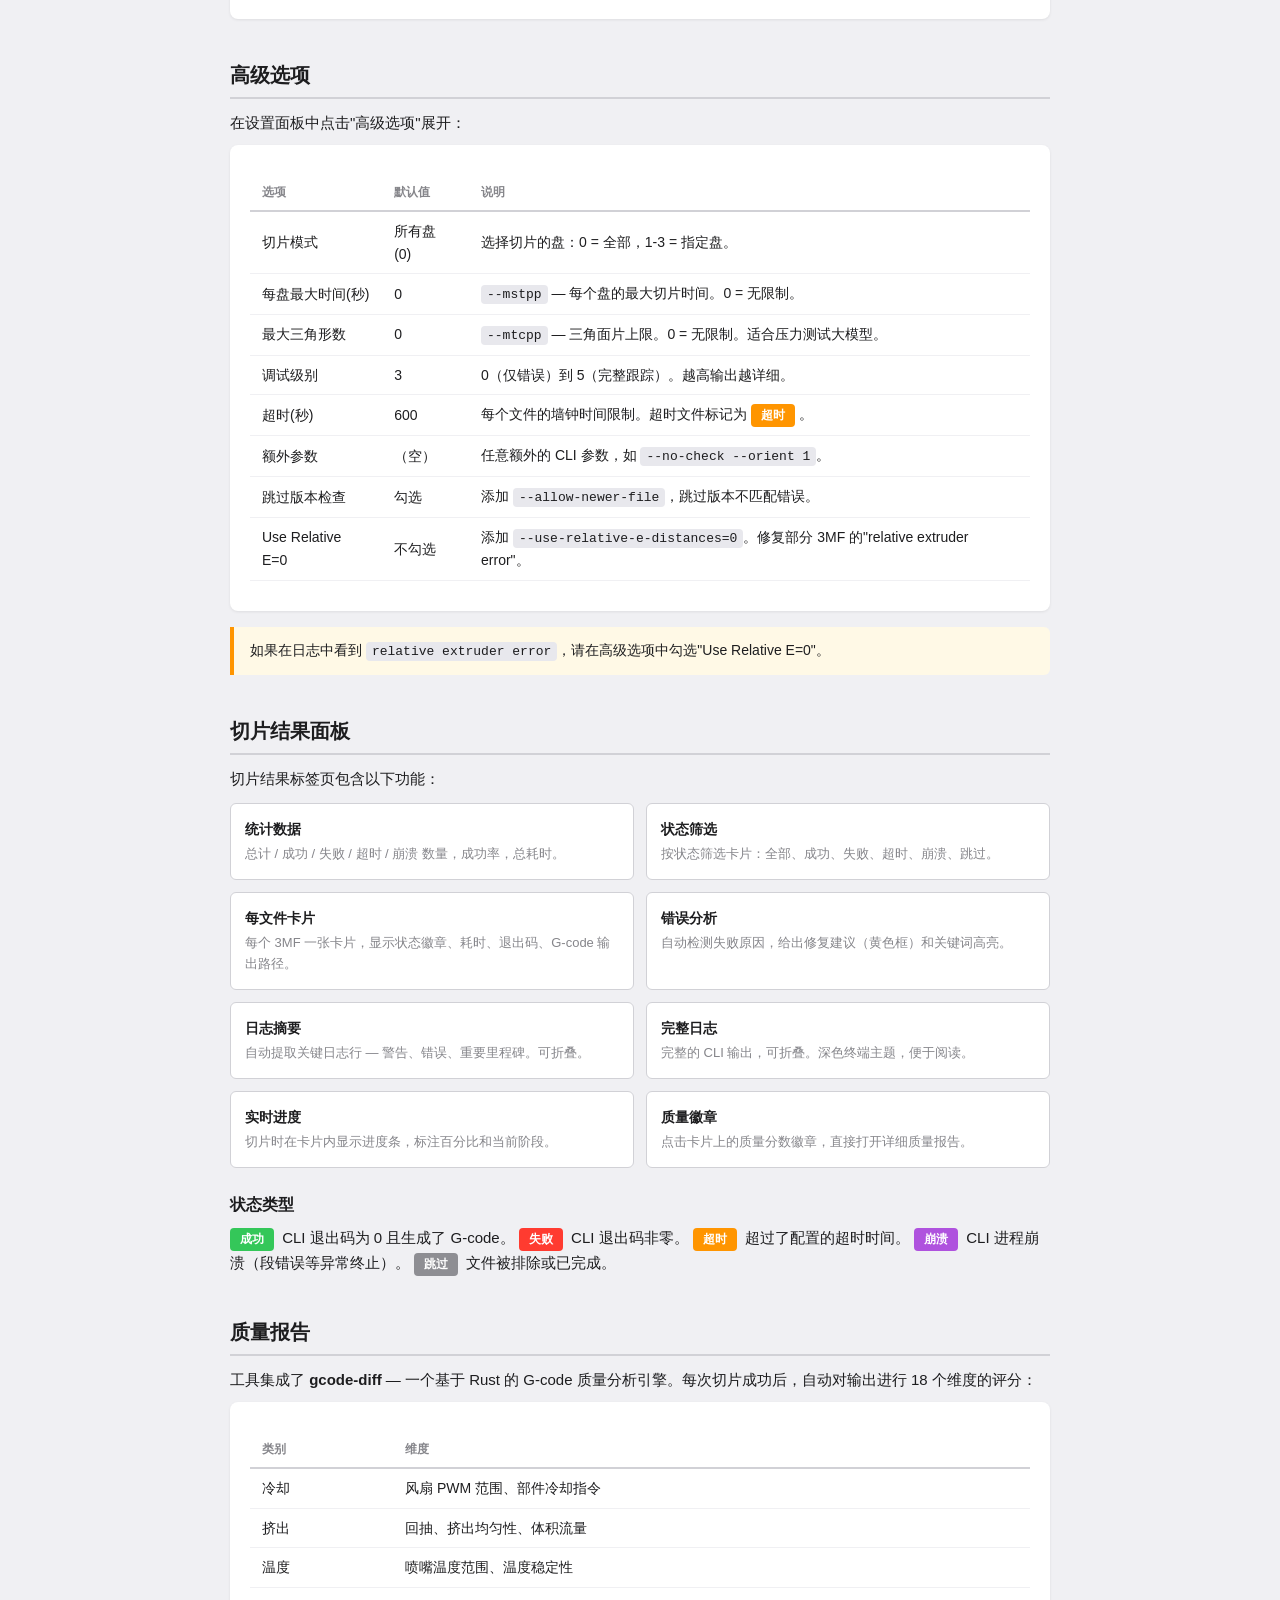
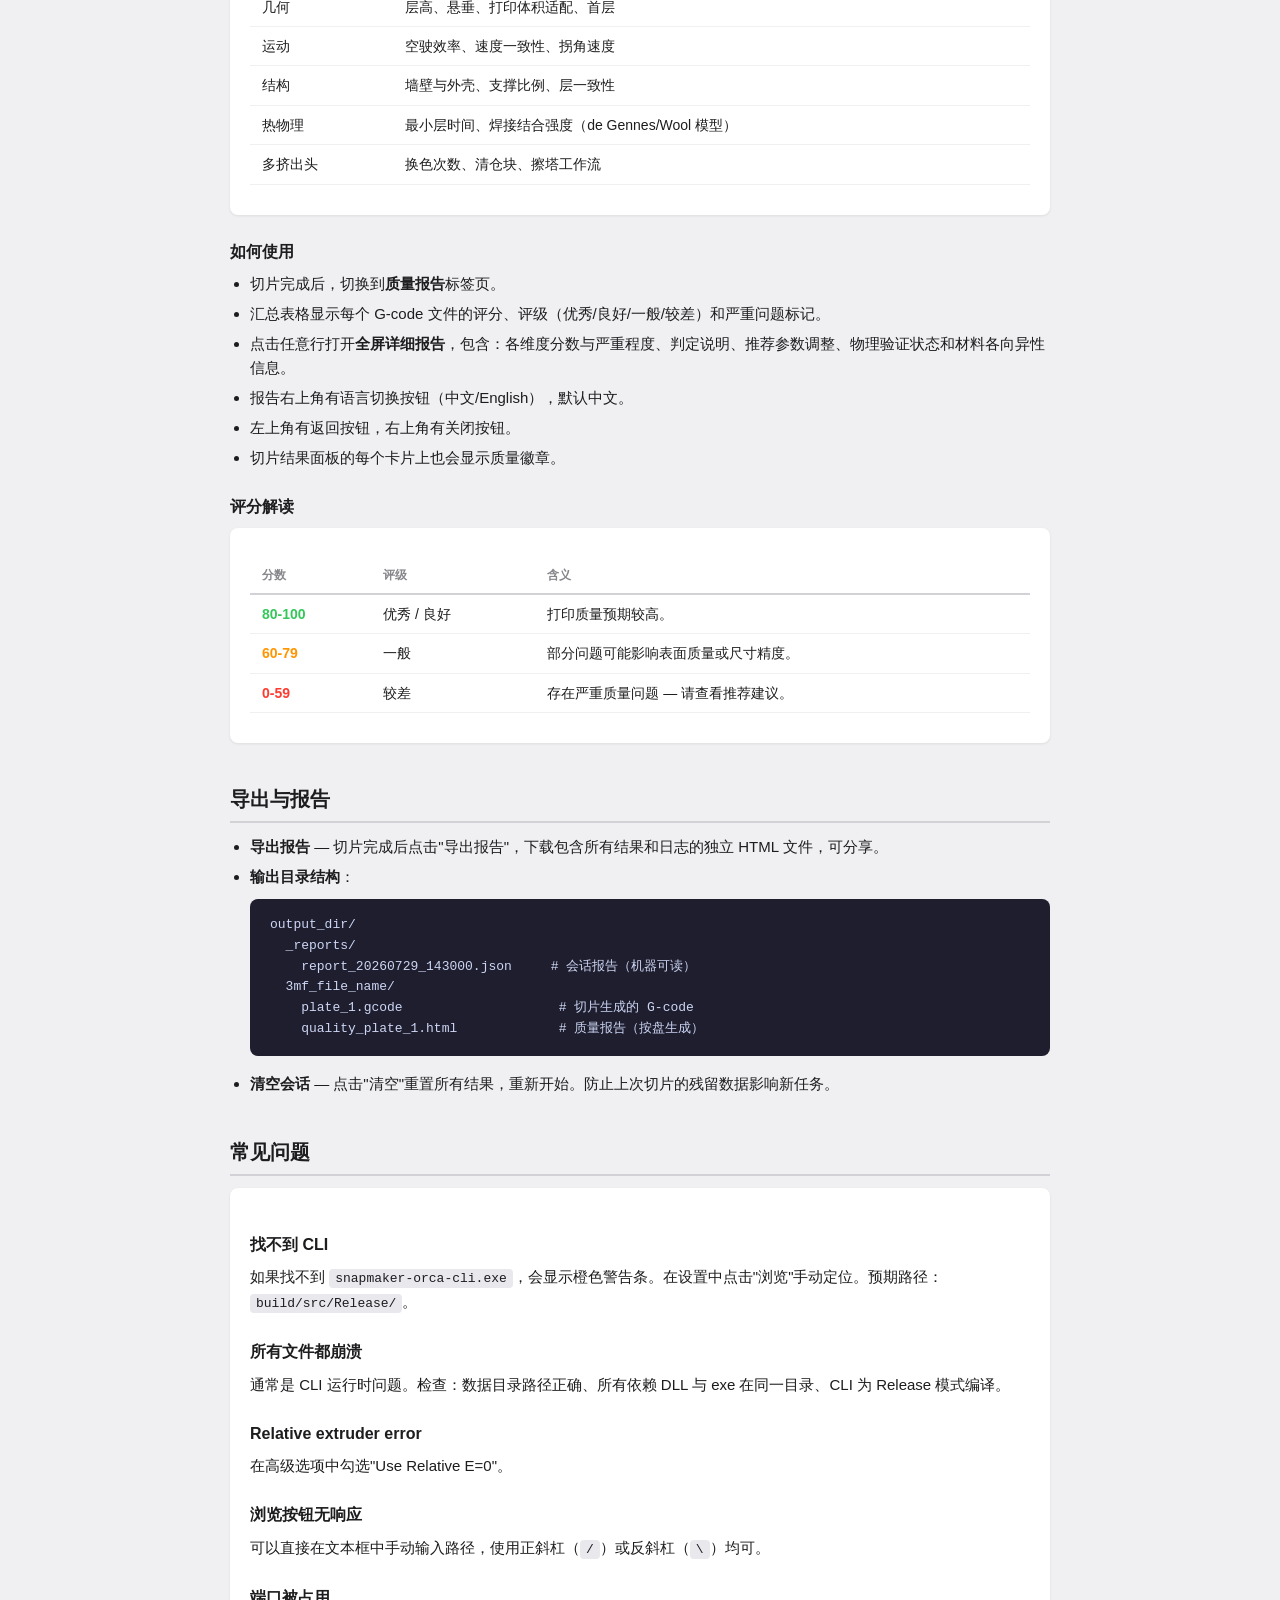
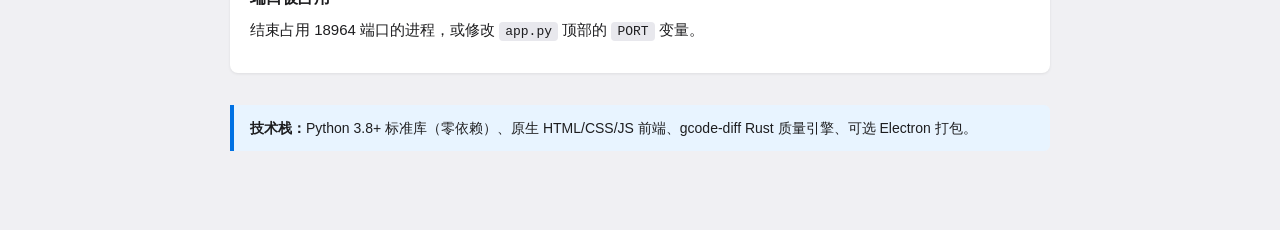
<file: tools/cli_test_tool/guide_zh.html>
﻿<!DOCTYPE html>
<html lang="zh-CN">
<head>
<meta charset="utf-8">
<meta name="viewport" content="width=device-width, initial-scale=1">
<title>Snapmaker CLI 切片测试工具 - 使用教程</title>
<style>
:root{--bg:#f0f0f3;--surface:#fff;--border:#d1d1d6;--primary:#0071e3;--text:#1d1d1f;--text2:#86868b;--code-bg:#1e1e2e;--code-text:#cdd6f4;--r:8px}
*{box-sizing:border-box;margin:0;padding:0}
body{font-family:-apple-system,'Segoe UI',Roboto,sans-serif;background:var(--bg);color:var(--text);line-height:1.6;font-size:15px}
.container{max-width:860px;margin:0 auto;padding:32px 20px 80px}
h1{font-size:28px;font-weight:700;margin-bottom:4px}
h2{font-size:20px;font-weight:700;margin-top:40px;margin-bottom:12px;padding-bottom:6px;border-bottom:2px solid var(--border)}
h3{font-size:16px;font-weight:600;margin-top:24px;margin-bottom:8px}
p{margin-bottom:10px}
.subtitle{color:var(--text2);font-size:15px;margin-bottom:24px}
.lang-link{float:right;font-size:14px;color:var(--primary);text-decoration:none;margin-top:8px}
code{font-family:'Cascadia Code','Consolas',monospace;background:#e8e8ed;padding:2px 6px;border-radius:4px;font-size:13px}
.code-block{background:var(--code-bg);color:var(--code-text);border-radius:var(--r);padding:16px 20px;font-family:'Cascadia Code','Consolas',monospace;font-size:13px;line-height:1.6;overflow-x:auto;margin:10px 0 16px;white-space:pre-wrap}
.card{background:var(--surface);border-radius:var(--r);box-shadow:0 1px 3px rgba(0,0,0,.08);padding:20px;margin-bottom:16px}
.toc{background:var(--surface);border-radius:var(--r);box-shadow:0 1px 3px rgba(0,0,0,.08);padding:20px;margin-bottom:32px}
.toc ol{list-style:none;counter-reset:toc}
.toc li{counter-increment:toc;padding:4px 0}
.toc li::before{content:counter(toc) ". ";font-weight:700;color:var(--primary);margin-right:8px}
.toc a{color:var(--text);text-decoration:none}
.toc a:hover{color:var(--primary)}
.badge{display:inline-block;padding:2px 10px;border-radius:4px;font-size:12px;font-weight:600;color:#fff;margin-right:4px}
.badge-s{background:#34c759}.badge-f{background:#ff3b30}.badge-t{background:#ff9500}.badge-c{background:#af52de}.badge-k{background:#8e8e93}
ul{margin-left:20px;margin-bottom:12px}
li{margin-bottom:6px}
.note{background:#e8f4ff;border-left:4px solid var(--primary);padding:12px 16px;border-radius:0 6px 6px 0;margin:12px 0;font-size:14px}
.warn{background:#fff9e6;border-left:4px solid #ff9500;padding:12px 16px;border-radius:0 6px 6px 0;margin:12px 0;font-size:14px}
.feature-grid{display:grid;grid-template-columns:1fr 1fr;gap:12px;margin:12px 0}
.feature-item{background:var(--surface);border-radius:6px;padding:14px;border:1px solid var(--border)}
.feature-item h4{font-size:14px;margin-bottom:4px}
.feature-item p{font-size:13px;color:var(--text2);margin:0}
table{width:100%;border-collapse:collapse;margin:10px 0}
th{padding:8px 12px;text-align:left;font-size:12px;color:var(--text2);border-bottom:2px solid var(--border)}
td{padding:8px 12px;font-size:14px;border-bottom:1px solid #f0f0f3}
.step{display:flex;gap:12px;align-items:flex-start;margin-bottom:10px}
.step-num{background:var(--primary);color:#fff;width:24px;height:24px;border-radius:50%;display:flex;align-items:center;justify-content:center;font-size:13px;font-weight:700;flex-shrink:0;margin-top:2px}
.step-content{flex:1}
.step-content p{margin:0}
</style>
</head>
<body>
<div class="container">
<a class="lang-link" href="guide_en.html">English</a>
<h1>Snapmaker CLI 切片测试工具</h1>
<p class="subtitle">3MF 批量切片测试工具：实时进度、详细日志、失败分析、G-code 质量报告。</p>

<div class="toc">
<h3>目录</h3>
<ol>
<li><a href="#quick-start">快速上手</a></li>
<li><a href="#config">基本配置</a></li>
<li><a href="#workflow">使用流程</a></li>
<li><a href="#advanced">高级选项</a></li>
<li><a href="#results">切片结果面板</a></li>
<li><a href="#quality">质量报告</a></li>
<li><a href="#export">导出与报告</a></li>
<li><a href="#troubleshoot">常见问题</a></li>
</ol>
</div>

<h2 id="quick-start">快速上手</h2>
<div class="card">
<div class="step"><div class="step-num">1</div><div class="step-content"><p>确保已安装 <strong>Python 3.8+</strong>。运行 <code>python --version</code> 确认。</p></div></div>
<div class="step"><div class="step-num">2</div><div class="step-content"><p>双击 <code>start.bat</code>，或在终端运行：</p></div></div>
<div class="code-block">python tools/cli_test_tool/app.py</div>
<div class="step"><div class="step-num">3</div><div class="step-content"><p>浏览器自动打开 <code>http://127.0.0.1:18964</code>。界面默认为中文。</p></div></div>
</div>
<div class="note">工具会自动检测 CLI 二进制文件（<code>snapmaker-orca-cli.exe</code>），默认从构建输出目录查找。如果未找到，会显示橙色警告条。</div>

<h2 id="config">基本配置</h2>
<p>在"设置"面板中（点击标题栏可折叠/展开）：</p>
<div class="card">
<table>
<tr><th>字段</th><th>说明</th></tr>
<tr><td><strong>CLI 路径</strong></td><td><code>snapmaker-orca-cli.exe</code> 的路径。默认从 <code>build/src/Release/</code> 自动检测。可点击"浏览"手动选择。</td></tr>
<tr><td><strong>数据目录</strong></td><td><code>resources/</code> 目录路径。包含打印机配置文件、字体等。</td></tr>
<tr><td><strong>输出目录</strong></td><td>G-code 文件和质量报告的保存位置。默认为 <code>slice_output</code>。</td></tr>
</table>
</div>

<h2 id="workflow">使用流程</h2>
<div class="card">
<div class="step"><div class="step-num">1</div><div class="step-content"><p><strong>选择输入</strong> — 输入单个 <code>.3mf</code> 文件路径或包含多个 <code>.3mf</code> 的目录。可使用"文件"或"目录"浏览按钮。</p></div></div>
<div class="step"><div class="step-num">2</div><div class="step-content"><p><strong>扫描</strong> — 点击"扫描 3MF 文件"发现所有 <code>.3mf</code> 文件。取消勾选不需要切片的文件。</p></div></div>
<div class="step"><div class="step-num">3</div><div class="step-content"><p><strong>开始切片</strong> — 点击"开始切片"。实时进度条显示"N / 总数 (X%)"及当前正在切片的文件。</p></div></div>
<div class="step"><div class="step-num">4</div><div class="step-content"><p><strong>查看结果</strong> — 切片结果以卡片形式实时显示，包含状态、耗时、退出码、日志和错误分析。</p></div></div>
<div class="step"><div class="step-num">5</div><div class="step-content"><p><strong>质量报告</strong> — 切换到"质量报告"标签页查看 G-code 质量评分。点击任意行打开详细报告。</p></div></div>
<div class="step"><div class="step-num">6</div><div class="step-content"><p><strong>导出</strong> — 点击"导出报告"下载独立的 HTML 汇总文件。</p></div></div>
</div>

<h2 id="advanced">高级选项</h2>
<p>在设置面板中点击"高级选项"展开：</p>
<div class="card">
<table>
<tr><th>选项</th><th>默认值</th><th>说明</th></tr>
<tr><td>切片模式</td><td>所有盘 (0)</td><td>选择切片的盘：0 = 全部，1-3 = 指定盘。</td></tr>
<tr><td>每盘最大时间(秒)</td><td>0</td><td><code>--mstpp</code> — 每个盘的最大切片时间。0 = 无限制。</td></tr>
<tr><td>最大三角形数</td><td>0</td><td><code>--mtcpp</code> — 三角面片上限。0 = 无限制。适合压力测试大模型。</td></tr>
<tr><td>调试级别</td><td>3</td><td>0（仅错误）到 5（完整跟踪）。越高输出越详细。</td></tr>
<tr><td>超时(秒)</td><td>600</td><td>每个文件的墙钟时间限制。超时文件标记为 <span class="badge badge-t">超时</span>。</td></tr>
<tr><td>额外参数</td><td>（空）</td><td>任意额外的 CLI 参数，如 <code>--no-check --orient 1</code>。</td></tr>
<tr><td>跳过版本检查</td><td>勾选</td><td>添加 <code>--allow-newer-file</code>，跳过版本不匹配错误。</td></tr>
<tr><td>Use Relative E=0</td><td>不勾选</td><td>添加 <code>--use-relative-e-distances=0</code>。修复部分 3MF 的"relative extruder error"。</td></tr>
</table>
</div>
<div class="warn">如果在日志中看到 <code>relative extruder error</code>，请在高级选项中勾选"Use Relative E=0"。</div>

<h2 id="results">切片结果面板</h2>
<p>切片结果标签页包含以下功能：</p>
<div class="feature-grid">
<div class="feature-item"><h4>统计数据</h4><p>总计 / 成功 / 失败 / 超时 / 崩溃 数量，成功率，总耗时。</p></div>
<div class="feature-item"><h4>状态筛选</h4><p>按状态筛选卡片：全部、成功、失败、超时、崩溃、跳过。</p></div>
<div class="feature-item"><h4>每文件卡片</h4><p>每个 3MF 一张卡片，显示状态徽章、耗时、退出码、G-code 输出路径。</p></div>
<div class="feature-item"><h4>错误分析</h4><p>自动检测失败原因，给出修复建议（黄色框）和关键词高亮。</p></div>
<div class="feature-item"><h4>日志摘要</h4><p>自动提取关键日志行 — 警告、错误、重要里程碑。可折叠。</p></div>
<div class="feature-item"><h4>完整日志</h4><p>完整的 CLI 输出，可折叠。深色终端主题，便于阅读。</p></div>
<div class="feature-item"><h4>实时进度</h4><p>切片时在卡片内显示进度条，标注百分比和当前阶段。</p></div>
<div class="feature-item"><h4>质量徽章</h4><p>点击卡片上的质量分数徽章，直接打开详细质量报告。</p></div>
</div>

<h3>状态类型</h3>
<p>
<span class="badge badge-s">成功</span> CLI 退出码为 0 且生成了 G-code。
<span class="badge badge-f">失败</span> CLI 退出码非零。
<span class="badge badge-t">超时</span> 超过了配置的超时时间。
<span class="badge badge-c">崩溃</span> CLI 进程崩溃（段错误等异常终止）。
<span class="badge badge-k">跳过</span> 文件被排除或已完成。
</p>

<h2 id="quality">质量报告</h2>
<p>工具集成了 <strong>gcode-diff</strong> — 一个基于 Rust 的 G-code 质量分析引擎。每次切片成功后，自动对输出进行 18 个维度的评分：</p>
<div class="card">
<table>
<tr><th>类别</th><th>维度</th></tr>
<tr><td>冷却</td><td>风扇 PWM 范围、部件冷却指令</td></tr>
<tr><td>挤出</td><td>回抽、挤出均匀性、体积流量</td></tr>
<tr><td>温度</td><td>喷嘴温度范围、温度稳定性</td></tr>
<tr><td>几何</td><td>层高、悬垂、打印体积适配、首层</td></tr>
<tr><td>运动</td><td>空驶效率、速度一致性、拐角速度</td></tr>
<tr><td>结构</td><td>墙壁与外壳、支撑比例、层一致性</td></tr>
<tr><td>热物理</td><td>最小层时间、焊接结合强度（de Gennes/Wool 模型）</td></tr>
<tr><td>多挤出头</td><td>换色次数、清仓块、擦塔工作流</td></tr>
</table>
</div>

<h3>如何使用</h3>
<ul>
<li>切片完成后，切换到<strong>质量报告</strong>标签页。</li>
<li>汇总表格显示每个 G-code 文件的评分、评级（优秀/良好/一般/较差）和严重问题标记。</li>
<li>点击任意行打开<strong>全屏详细报告</strong>，包含：各维度分数与严重程度、判定说明、推荐参数调整、物理验证状态和材料各向异性信息。</li>
<li>报告右上角有语言切换按钮（中文/English），默认中文。</li>
<li>左上角有返回按钮，右上角有关闭按钮。</li>
<li>切片结果面板的每个卡片上也会显示质量徽章。</li>
</ul>

<h3>评分解读</h3>
<div class="card">
<table>
<tr><th>分数</th><th>评级</th><th>含义</th></tr>
<tr><td style="color:#34c759;font-weight:700">80-100</td><td>优秀 / 良好</td><td>打印质量预期较高。</td></tr>
<tr><td style="color:#ff9500;font-weight:700">60-79</td><td>一般</td><td>部分问题可能影响表面质量或尺寸精度。</td></tr>
<tr><td style="color:#ff3b30;font-weight:700">0-59</td><td>较差</td><td>存在严重质量问题 — 请查看推荐建议。</td></tr>
</table>
</div>

<h2 id="export">导出与报告</h2>
<ul>
<li><strong>导出报告</strong> — 切片完成后点击"导出报告"，下载包含所有结果和日志的独立 HTML 文件，可分享。</li>
<li><strong>输出目录结构</strong>：
<div class="code-block">output_dir/
  _reports/
    report_20260729_143000.json     # 会话报告（机器可读）
  3mf_file_name/
    plate_1.gcode                    # 切片生成的 G-code
    quality_plate_1.html             # 质量报告（按盘生成）</div>
</li>
<li><strong>清空会话</strong> — 点击"清空"重置所有结果，重新开始。防止上次切片的残留数据影响新任务。</li>
</ul>

<h2 id="troubleshoot">常见问题</h2>
<div class="card">
<h3>找不到 CLI</h3>
<p>如果找不到 <code>snapmaker-orca-cli.exe</code>，会显示橙色警告条。在设置中点击"浏览"手动定位。预期路径：<code>build/src/Release/</code>。</p>
<h3>所有文件都崩溃</h3>
<p>通常是 CLI 运行时问题。检查：数据目录路径正确、所有依赖 DLL 与 exe 在同一目录、CLI 为 Release 模式编译。</p>
<h3>Relative extruder error</h3>
<p>在高级选项中勾选"Use Relative E=0"。</p>
<h3>浏览按钮无响应</h3>
<p>可以直接在文本框中手动输入路径，使用正斜杠（<code>/</code>）或反斜杠（<code>\</code>）均可。</p>
<h3>端口被占用</h3>
<p>结束占用 18964 端口的进程，或修改 <code>app.py</code> 顶部的 <code>PORT</code> 变量。</p>
</div>

<div class="note" style="margin-top:32px">
<strong>技术栈：</strong>Python 3.8+ 标准库（零依赖）、原生 HTML/CSS/JS 前端、gcode-diff Rust 质量引擎、可选 Electron 打包。
</div>

</div>
</body>
</html>
</file>
<file: prototype/litho_web/style.css>
:root {
  --bg: #0f1220;
  --bg-2: #151a2e;
  --card: #1b2138;
  --card-2: #222a45;
  --border: #2c3560;
  --text: #e8ecf8;
  --text-dim: #8a93b8;
  --accent: #6c8cff;
  --accent-2: #9d6cff;
  --green: #34d399;
  --red: #f87171;
  --yellow: #fbbf24;
  --c: #38bdf8;
  --m: #f472b6;
  --y: #fde047;
  --w: #e2e8f0;
}

* { margin: 0; padding: 0; box-sizing: border-box; }

body {
  font-family: 'Segoe UI', system-ui, -apple-system, sans-serif;
  background: radial-gradient(1200px 800px at 80% -10%, #1b2140 0%, var(--bg) 55%);
  color: var(--text);
  display: flex;
  height: 100vh;
  overflow: hidden;
}

/* ===== Sidebar ===== */
.sidebar {
  width: 300px;
  min-width: 300px;
  background: linear-gradient(180deg, var(--bg-2), var(--bg));
  border-right: 1px solid var(--border);
  display: flex;
  flex-direction: column;
  padding: 20px 18px;
  gap: 14px;
  overflow-y: auto;
}

.brand {
  display: flex;
  align-items: center;
  gap: 12px;
  padding-bottom: 14px;
  border-bottom: 1px solid var(--border);
}
.brand .logo {
  width: 40px; height: 40px;
  border-radius: 12px;
  background: linear-gradient(135deg, var(--accent), var(--accent-2));
  display: flex; align-items: center; justify-content: center;
  font-size: 18px; color: #fff;
  box-shadow: 0 4px 14px rgba(108,140,255,.35);
}
.brand h1 { font-size: 17px; font-weight: 700; }
.brand span { font-size: 11px; color: var(--text-dim); letter-spacing: 2px; text-transform: uppercase; }

.steps { display: flex; flex-direction: column; gap: 8px; }
.step {
  display: flex; align-items: center; gap: 10px;
  padding: 11px 12px;
  background: var(--card);
  border: 1px solid var(--border);
  border-radius: 10px;
  color: var(--text);
  font-size: 13px;
  cursor: pointer;
  transition: all .15s;
}
.step:hover:not(:disabled) { border-color: var(--accent); transform: translateX(2px); }
.step:disabled { opacity: .4; cursor: not-allowed; }
.step-num {
  width: 22px; height: 22px;
  border-radius: 50%;
  background: var(--card-2);
  display: flex; align-items: center; justify-content: center;
  font-size: 11px; font-weight: 600;
  color: var(--accent);
}

.params { display: flex; flex-direction: column; gap: 12px; }
.param-group { display: flex; flex-direction: column; gap: 5px; }
.param-group label {
  font-size: 11px; color: var(--text-dim);
  text-transform: uppercase; letter-spacing: .5px;
}
.param-group input, .param-group select {
  background: var(--card);
  border: 1px solid var(--border);
  border-radius: 8px;
  padding: 8px 10px;
  color: var(--text);
  font-size: 13px;
  outline: none;
  transition: border-color .15s;
}
.param-group input:focus, .param-group select:focus { border-color: var(--accent); }
.param-group input[type=number]::-webkit-inner-spin-button { opacity: .3; }

.row2 { display: flex; align-items: center; gap: 6px; }
.row2 input { flex: 1; text-align: center; }
.row2 .x { color: var(--text-dim); }

.td-row { display: flex; align-items: center; gap: 8px; margin-bottom: 4px; }
.td-row span {
  width: 20px; height: 20px; border-radius: 6px;
  display: flex; align-items: center; justify-content: center;
  font-size: 11px; font-weight: 700; color: #111;
}
.td-c { background: var(--c); }
.td-m { background: var(--m); }
.td-y { background: var(--y); }

.status {
  margin-top: auto;
  padding: 10px 12px;
  background: var(--card);
  border: 1px solid var(--border);
  border-radius: 10px;
  font-size: 12px;
  color: var(--text-dim);
  min-height: 38px;
  line-height: 1.4;
}
.status.busy { color: var(--yellow); }
.status.ok { color: var(--green); }
.status.err { color: var(--red); }

/* ===== Main ===== */
.main {
  flex: 1;
  display: flex;
  flex-direction: column;
  padding: 16px 20px;
  gap: 14px;
  min-width: 0;
}

.toolbar {
  display: flex; align-items: center; justify-content: space-between;
  gap: 16px;
}
.tabs { display: flex; gap: 4px; background: var(--card); border-radius: 10px; padding: 4px; }
.tab {
  padding: 8px 18px;
  background: transparent;
  border: none;
  border-radius: 7px;
  color: var(--text-dim);
  font-size: 13px;
  cursor: pointer;
  transition: all .15s;
}
.tab.active { background: var(--card-2); color: var(--text); }
.tab:hover:not(.active) { color: var(--text); }
.stats { font-size: 12px; color: var(--text-dim); }

.tab-content { display: none; flex: 1; min-height: 0; }
.tab-content.active { display: flex; }

.compare-grid {
  display: grid;
  grid-template-columns: 1fr 1fr;
  gap: 16px;
  flex: 1;
}

.card {
  background: var(--card);
  border: 1px solid var(--border);
  border-radius: 14px;
  display: flex;
  flex-direction: column;
  overflow: hidden;
}
.card-title {
  padding: 12px 16px;
  font-size: 13px;
  font-weight: 600;
  border-bottom: 1px solid var(--border);
  display: flex; align-items: center; justify-content: space-between;
}
.card-title .hint { font-size: 11px; color: var(--text-dim); font-weight: 400; }
.card-body {
  flex: 1;
  display: flex; align-items: center; justify-content: center;
  min-height: 0;
  background: var(--bg);
  padding: 8px;
}
.card-body img {
  max-width: 100%; max-height: 100%;
  object-fit: contain;
  border-radius: 8px;
}
.placeholder {
  color: var(--text-dim);
  text-align: center;
  font-size: 13px;
  line-height: 2;
}
.placeholder small { color: var(--text-dim); opacity: .7; }

.card-3d { flex: 1; }
.card-3d-body { padding: 0; }
#three-container { width: 100%; height: 100%; }
#three-container canvas { display: block; }

.layer-legend {
  display: flex; align-items: center; gap: 14px;
  padding: 8px 16px;
  border-bottom: 1px solid var(--border);
  flex-wrap: wrap;
}
.layer-legend .lg {
  display: flex; align-items: center; gap: 5px;
  font-size: 12px; cursor: pointer;
  user-select: none;
}
.layer-legend .lg input { accent-color: var(--accent); }
.layer-legend .lg-w::before, .layer-legend .lg-c::before,
.layer-legend .lg-m::before, .layer-legend .lg-y::before,
.layer-legend .lg-t::before {
  content: ''; width: 10px; height: 10px; border-radius: 3px; display: inline-block;
}
.lg-w::before { background: var(--w); }
.lg-c::before { background: var(--c); }
.lg-m::before { background: var(--m); }
.lg-y::before { background: var(--y); }
.lg-t::before { background: #fff; }
</file>
